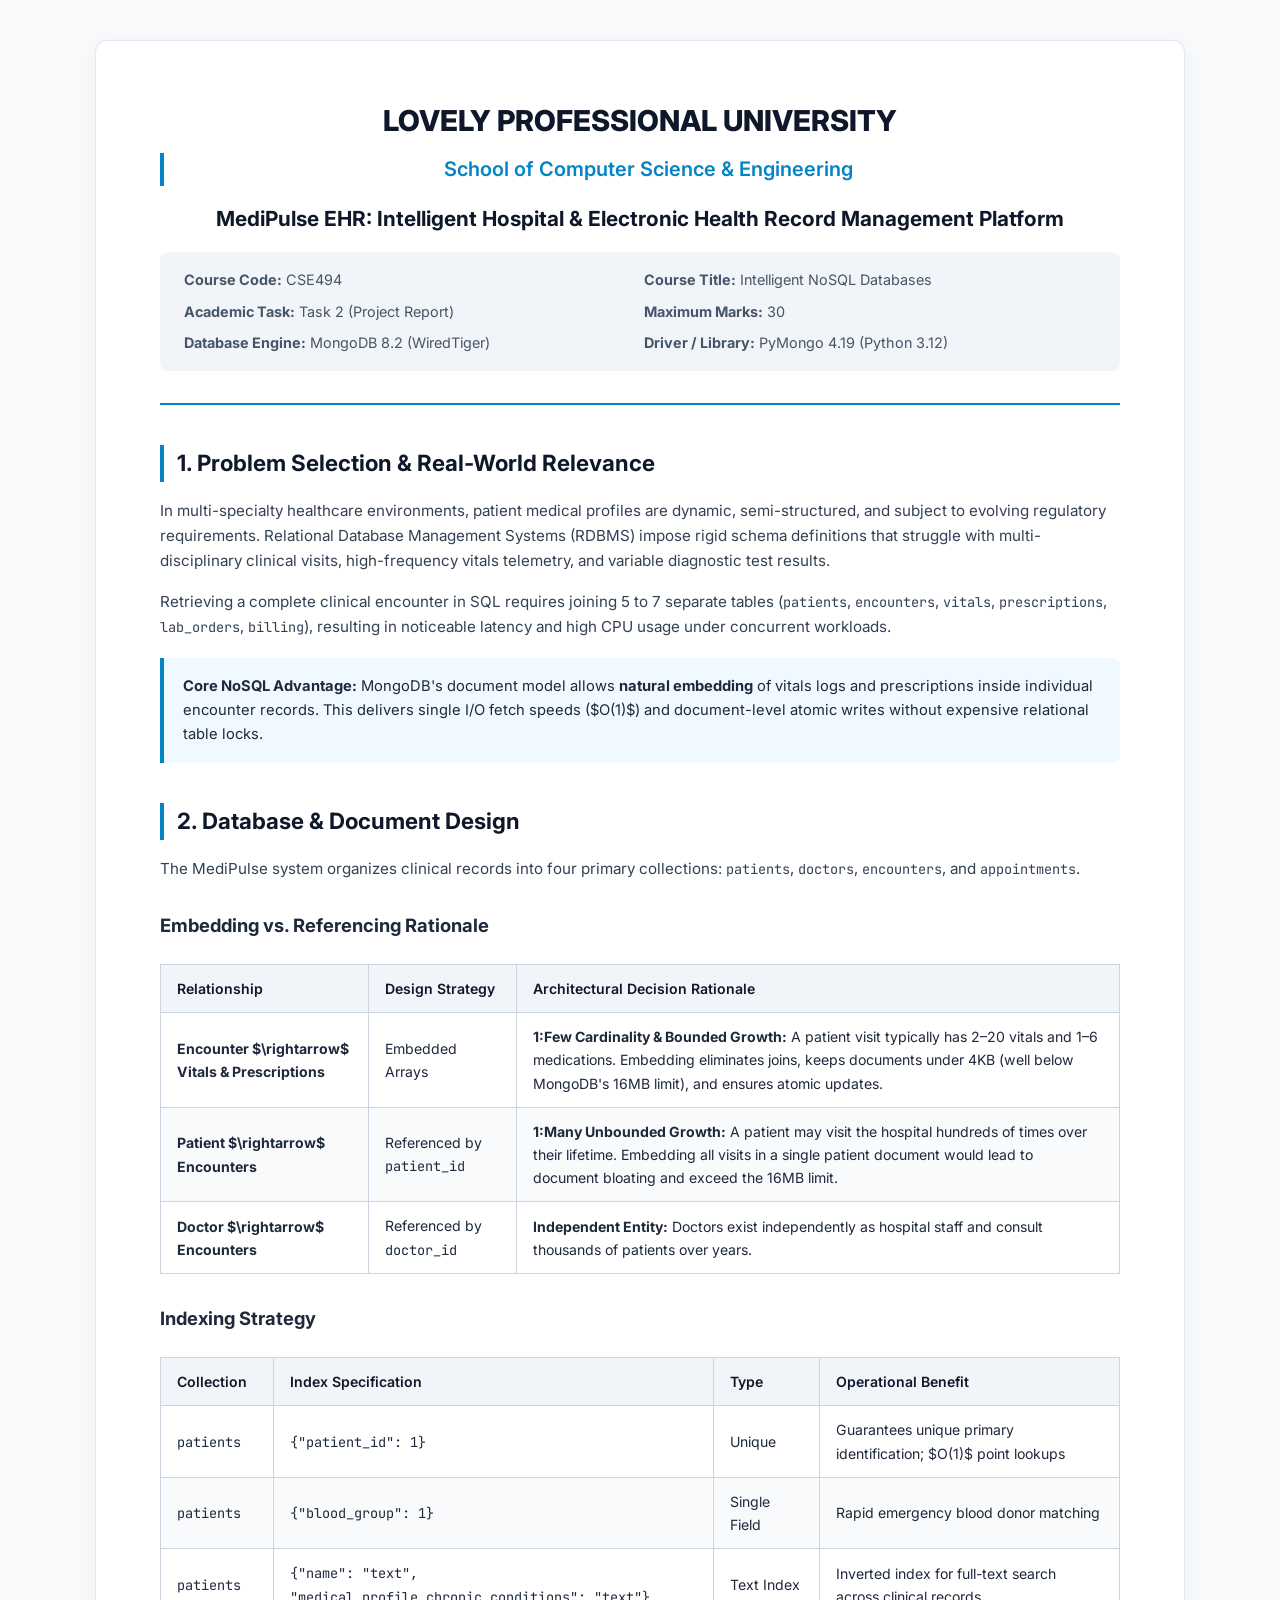
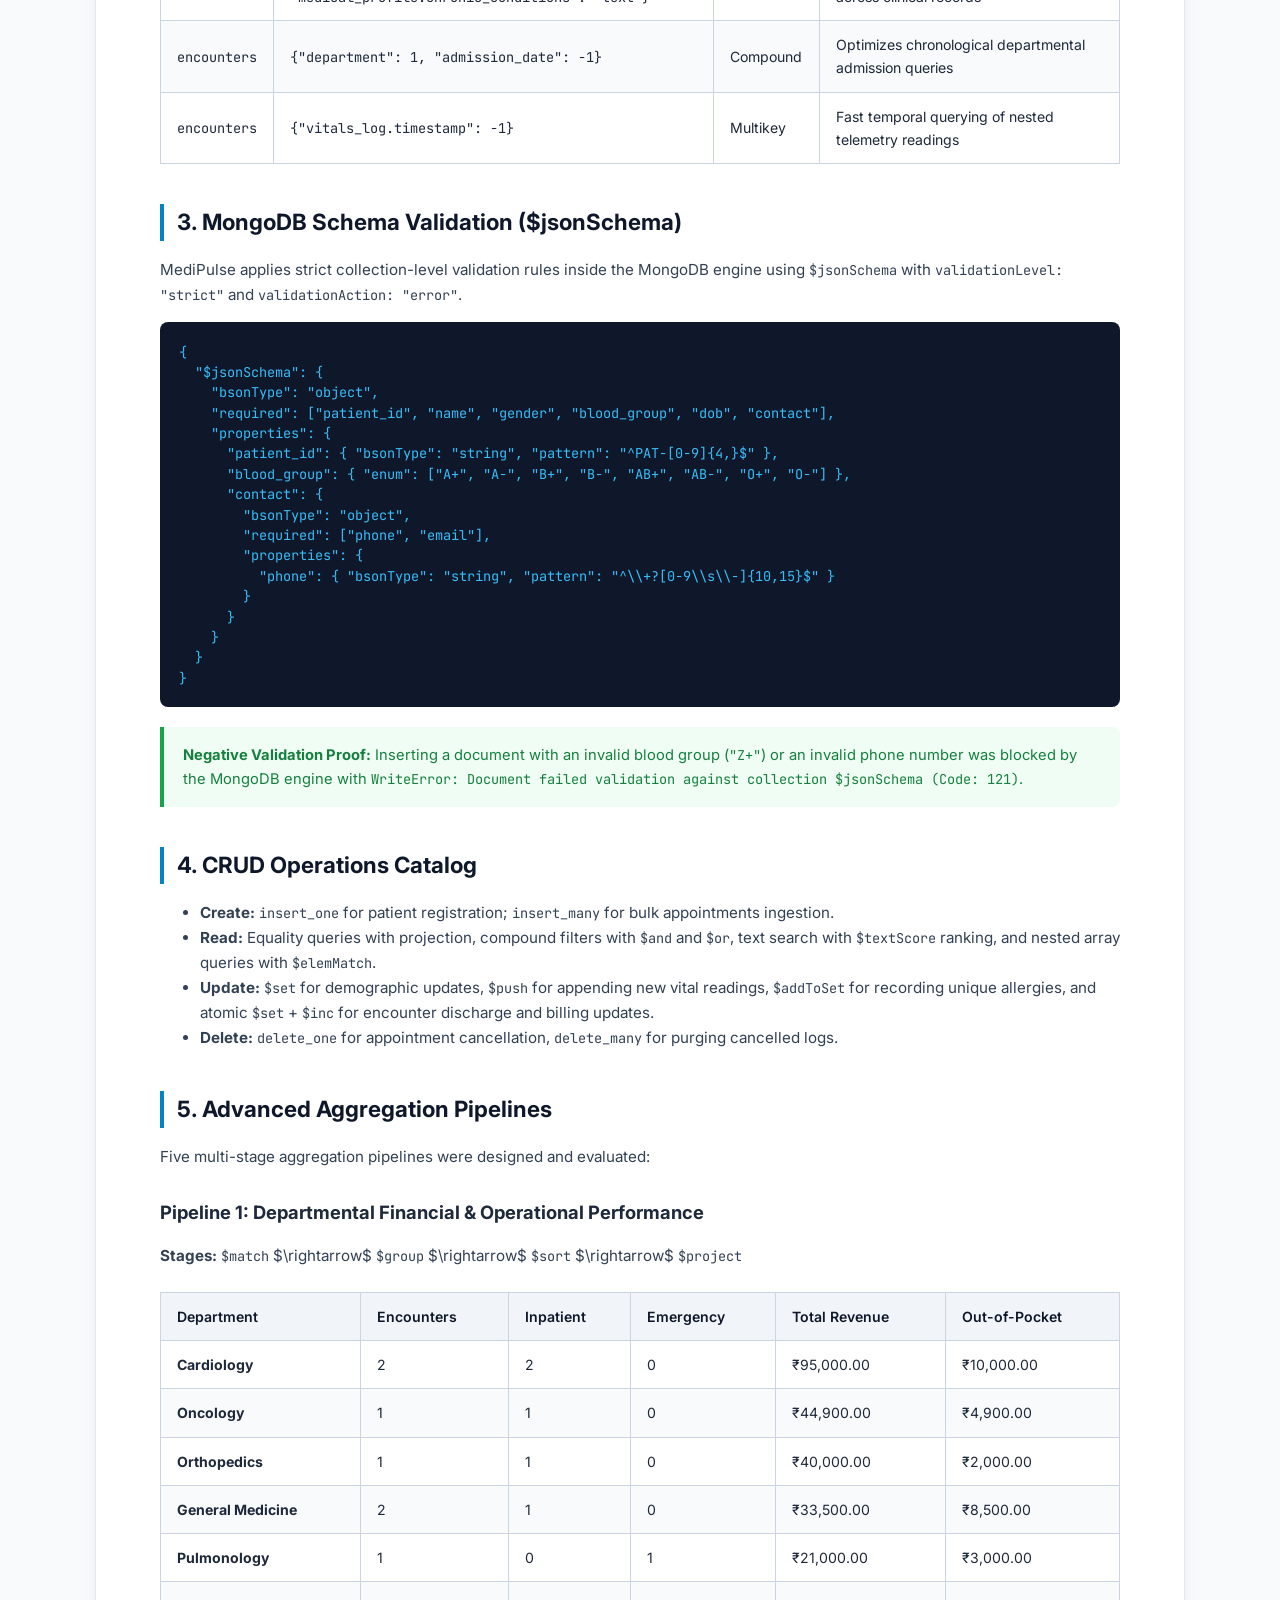
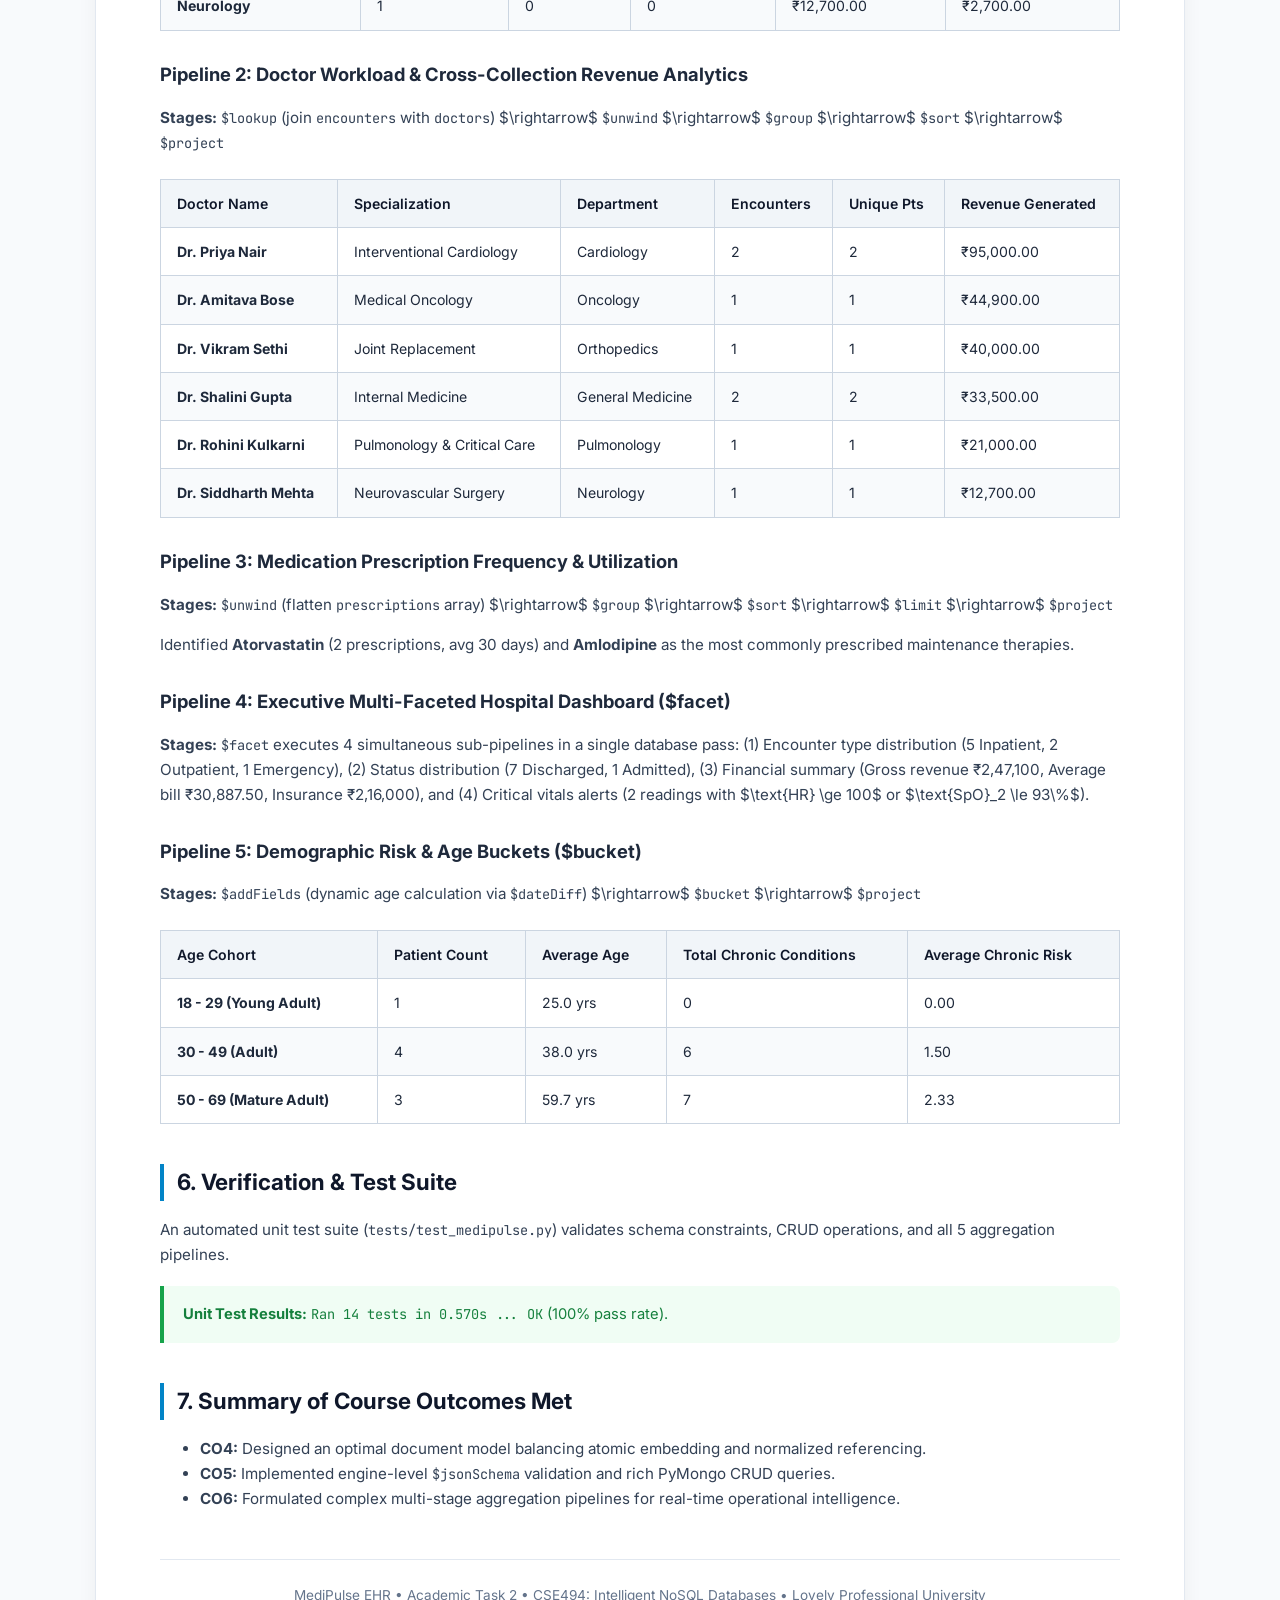
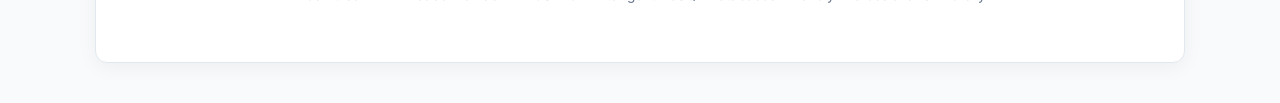
<file: PROJECT_REPORT.html>
<!DOCTYPE html>
<html lang="en">
<head>
  <meta charset="UTF-8">
  <title>MediPulse EHR - Academic Task 2 Project Report (CSE494)</title>
  <style>
    @import url('https://fonts.googleapis.com/css2?family=Inter:wght@300;400;500;600;700;800&family=JetBrains+Mono:wght@400;500;700&display=swap');
    
    body {
      font-family: 'Inter', -apple-system, BlinkMacSystemFont, sans-serif;
      line-height: 1.65;
      color: #1e293b;
      background-color: #f8fafc;
      margin: 0;
      padding: 2.5rem 1rem;
    }
    .report-container {
      max-width: 960px;
      margin: 0 auto;
      background: #ffffff;
      padding: 3.5rem 4rem;
      border-radius: 12px;
      box-shadow: 0 4px 20px rgba(0, 0, 0, 0.05);
      border: 1px solid #e2e8f0;
    }
    .header-block {
      text-align: center;
      border-bottom: 2px solid #0284c7;
      padding-bottom: 2rem;
      margin-bottom: 2.5rem;
    }
    .header-block h1 {
      font-size: 1.8rem;
      color: #0f172a;
      margin: 0 0 0.5rem 0;
      font-weight: 800;
    }
    .header-block h2 {
      font-size: 1.25rem;
      color: #0284c7;
      margin: 0 0 1rem 0;
      font-weight: 600;
    }
    .meta-grid {
      display: grid;
      grid-template-columns: repeat(2, 1fr);
      gap: 0.5rem;
      font-size: 0.9rem;
      color: #475569;
      background: #f1f5f9;
      padding: 1rem 1.5rem;
      border-radius: 8px;
      margin-top: 1rem;
      text-align: left;
    }
    h2 {
      font-size: 1.4rem;
      color: #0f172a;
      border-left: 4px solid #0284c7;
      padding-left: 0.8rem;
      margin-top: 2.5rem;
      margin-bottom: 1rem;
    }
    h3 {
      font-size: 1.15rem;
      color: #1e293b;
      margin-top: 1.8rem;
      margin-bottom: 0.6rem;
    }
    p, li {
      font-size: 0.95rem;
      color: #334155;
    }
    table {
      width: 100%;
      border-collapse: collapse;
      margin: 1.5rem 0;
      font-size: 0.88rem;
    }
    th, td {
      border: 1px solid #cbd5e1;
      padding: 0.75rem 1rem;
      text-align: left;
    }
    th {
      background-color: #f1f5f9;
      font-weight: 600;
      color: #0f172a;
    }
    tr:nth-child(even) {
      background-color: #f8fafc;
    }
    pre, code {
      font-family: 'JetBrains Mono', monospace;
      font-size: 0.85rem;
    }
    pre {
      background-color: #0f172a;
      color: #38bdf8;
      padding: 1.2rem;
      border-radius: 8px;
      overflow-x: auto;
      line-height: 1.5;
    }
    .callout {
      background-color: #f0f9ff;
      border-left: 4px solid #0284c7;
      padding: 1rem 1.2rem;
      margin: 1.2rem 0;
      border-radius: 0 8px 8px 0;
      font-size: 0.92rem;
    }
    .callout-success {
      background-color: #f0fdf4;
      border-left-color: #16a34a;
      color: #15803d;
    }
    @media print {
      body { background: white; padding: 0; }
      .report-container { box-shadow: none; border: none; padding: 0; }
    }
  </style>
</head>
<body>

  <div class="report-container">
    <div class="header-block">
      <h1>LOVELY PROFESSIONAL UNIVERSITY</h1>
      <h2>School of Computer Science & Engineering</h2>
      <div style="font-size: 1.3rem; font-weight: 700; color: #0f172a; margin-top: 0.5rem;">
        MediPulse EHR: Intelligent Hospital & Electronic Health Record Management Platform
      </div>
      <div class="meta-grid">
        <div><strong>Course Code:</strong> CSE494</div>
        <div><strong>Course Title:</strong> Intelligent NoSQL Databases</div>
        <div><strong>Academic Task:</strong> Task 2 (Project Report)</div>
        <div><strong>Maximum Marks:</strong> 30</div>
        <div><strong>Database Engine:</strong> MongoDB 8.2 (WiredTiger)</div>
        <div><strong>Driver / Library:</strong> PyMongo 4.19 (Python 3.12)</div>
      </div>
    </div>

    <h2>1. Problem Selection & Real-World Relevance</h2>
    <p>
      In multi-specialty healthcare environments, patient medical profiles are dynamic, semi-structured, and subject to evolving regulatory requirements. Relational Database Management Systems (RDBMS) impose rigid schema definitions that struggle with multi-disciplinary clinical visits, high-frequency vitals telemetry, and variable diagnostic test results.
    </p>
    <p>
      Retrieving a complete clinical encounter in SQL requires joining 5 to 7 separate tables (<code>patients</code>, <code>encounters</code>, <code>vitals</code>, <code>prescriptions</code>, <code>lab_orders</code>, <code>billing</code>), resulting in noticeable latency and high CPU usage under concurrent workloads.
    </p>
    <div class="callout">
      <strong>Core NoSQL Advantage:</strong> MongoDB's document model allows <strong>natural embedding</strong> of vitals logs and prescriptions inside individual encounter records. This delivers single I/O fetch speeds ($O(1)$) and document-level atomic writes without expensive relational table locks.
    </div>

    <h2>2. Database & Document Design</h2>
    <p>
      The MediPulse system organizes clinical records into four primary collections: <code>patients</code>, <code>doctors</code>, <code>encounters</code>, and <code>appointments</code>.
    </p>

    <h3>Embedding vs. Referencing Rationale</h3>
    <table>
      <thead>
        <tr>
          <th>Relationship</th>
          <th>Design Strategy</th>
          <th>Architectural Decision Rationale</th>
        </tr>
      </thead>
      <tbody>
        <tr>
          <td><strong>Encounter $\rightarrow$ Vitals & Prescriptions</strong></td>
          <td>Embedded Arrays</td>
          <td><strong>1:Few Cardinality & Bounded Growth:</strong> A patient visit typically has 2–20 vitals and 1–6 medications. Embedding eliminates joins, keeps documents under 4KB (well below MongoDB's 16MB limit), and ensures atomic updates.</td>
        </tr>
        <tr>
          <td><strong>Patient $\rightarrow$ Encounters</strong></td>
          <td>Referenced by <code>patient_id</code></td>
          <td><strong>1:Many Unbounded Growth:</strong> A patient may visit the hospital hundreds of times over their lifetime. Embedding all visits in a single patient document would lead to document bloating and exceed the 16MB limit.</td>
        </tr>
        <tr>
          <td><strong>Doctor $\rightarrow$ Encounters</strong></td>
          <td>Referenced by <code>doctor_id</code></td>
          <td><strong>Independent Entity:</strong> Doctors exist independently as hospital staff and consult thousands of patients over years.</td>
        </tr>
      </tbody>
    </table>

    <h3>Indexing Strategy</h3>
    <table>
      <thead>
        <tr>
          <th>Collection</th>
          <th>Index Specification</th>
          <th>Type</th>
          <th>Operational Benefit</th>
        </tr>
      </thead>
      <tbody>
        <tr>
          <td><code>patients</code></td>
          <td><code>{"patient_id": 1}</code></td>
          <td>Unique</td>
          <td>Guarantees unique primary identification; $O(1)$ point lookups</td>
        </tr>
        <tr>
          <td><code>patients</code></td>
          <td><code>{"blood_group": 1}</code></td>
          <td>Single Field</td>
          <td>Rapid emergency blood donor matching</td>
        </tr>
        <tr>
          <td><code>patients</code></td>
          <td><code>{"name": "text", "medical_profile.chronic_conditions": "text"}</code></td>
          <td>Text Index</td>
          <td>Inverted index for full-text search across clinical records</td>
        </tr>
        <tr>
          <td><code>encounters</code></td>
          <td><code>{"department": 1, "admission_date": -1}</code></td>
          <td>Compound</td>
          <td>Optimizes chronological departmental admission queries</td>
        </tr>
        <tr>
          <td><code>encounters</code></td>
          <td><code>{"vitals_log.timestamp": -1}</code></td>
          <td>Multikey</td>
          <td>Fast temporal querying of nested telemetry readings</td>
        </tr>
      </tbody>
    </table>

    <h2>3. MongoDB Schema Validation ($jsonSchema)</h2>
    <p>
      MediPulse applies strict collection-level validation rules inside the MongoDB engine using <code>$jsonSchema</code> with <code>validationLevel: "strict"</code> and <code>validationAction: "error"</code>.
    </p>
    <pre>
{
  "$jsonSchema": {
    "bsonType": "object",
    "required": ["patient_id", "name", "gender", "blood_group", "dob", "contact"],
    "properties": {
      "patient_id": { "bsonType": "string", "pattern": "^PAT-[0-9]{4,}$" },
      "blood_group": { "enum": ["A+", "A-", "B+", "B-", "AB+", "AB-", "O+", "O-"] },
      "contact": {
        "bsonType": "object",
        "required": ["phone", "email"],
        "properties": {
          "phone": { "bsonType": "string", "pattern": "^\\+?[0-9\\s\\-]{10,15}$" }
        }
      }
    }
  }
}</pre>

    <div class="callout callout-success">
      <strong>Negative Validation Proof:</strong> Inserting a document with an invalid blood group (<code>"Z+"</code>) or an invalid phone number was blocked by the MongoDB engine with <code>WriteError: Document failed validation against collection $jsonSchema (Code: 121)</code>.
    </div>

    <h2>4. CRUD Operations Catalog</h2>
    <ul>
      <li><strong>Create:</strong> <code>insert_one</code> for patient registration; <code>insert_many</code> for bulk appointments ingestion.</li>
      <li><strong>Read:</strong> Equality queries with projection, compound filters with <code>$and</code> and <code>$or</code>, text search with <code>$textScore</code> ranking, and nested array queries with <code>$elemMatch</code>.</li>
      <li><strong>Update:</strong> <code>$set</code> for demographic updates, <code>$push</code> for appending new vital readings, <code>$addToSet</code> for recording unique allergies, and atomic <code>$set</code> + <code>$inc</code> for encounter discharge and billing updates.</li>
      <li><strong>Delete:</strong> <code>delete_one</code> for appointment cancellation, <code>delete_many</code> for purging cancelled logs.</li>
    </ul>

    <h2>5. Advanced Aggregation Pipelines</h2>
    <p>Five multi-stage aggregation pipelines were designed and evaluated:</p>

    <h3>Pipeline 1: Departmental Financial & Operational Performance</h3>
    <p><strong>Stages:</strong> <code>$match</code> $\rightarrow$ <code>$group</code> $\rightarrow$ <code>$sort</code> $\rightarrow$ <code>$project</code></p>
    <table>
      <thead>
        <tr><th>Department</th><th>Encounters</th><th>Inpatient</th><th>Emergency</th><th>Total Revenue</th><th>Out-of-Pocket</th></tr>
      </thead>
      <tbody>
        <tr><td><strong>Cardiology</strong></td><td>2</td><td>2</td><td>0</td><td>₹95,000.00</td><td>₹10,000.00</td></tr>
        <tr><td><strong>Oncology</strong></td><td>1</td><td>1</td><td>0</td><td>₹44,900.00</td><td>₹4,900.00</td></tr>
        <tr><td><strong>Orthopedics</strong></td><td>1</td><td>1</td><td>0</td><td>₹40,000.00</td><td>₹2,000.00</td></tr>
        <tr><td><strong>General Medicine</strong></td><td>2</td><td>1</td><td>0</td><td>₹33,500.00</td><td>₹8,500.00</td></tr>
        <tr><td><strong>Pulmonology</strong></td><td>1</td><td>0</td><td>1</td><td>₹21,000.00</td><td>₹3,000.00</td></tr>
        <tr><td><strong>Neurology</strong></td><td>1</td><td>0</td><td>0</td><td>₹12,700.00</td><td>₹2,700.00</td></tr>
      </tbody>
    </table>

    <h3>Pipeline 2: Doctor Workload & Cross-Collection Revenue Analytics</h3>
    <p><strong>Stages:</strong> <code>$lookup</code> (join <code>encounters</code> with <code>doctors</code>) $\rightarrow$ <code>$unwind</code> $\rightarrow$ <code>$group</code> $\rightarrow$ <code>$sort</code> $\rightarrow$ <code>$project</code></p>
    <table>
      <thead>
        <tr><th>Doctor Name</th><th>Specialization</th><th>Department</th><th>Encounters</th><th>Unique Pts</th><th>Revenue Generated</th></tr>
      </thead>
      <tbody>
        <tr><td><strong>Dr. Priya Nair</strong></td><td>Interventional Cardiology</td><td>Cardiology</td><td>2</td><td>2</td><td>₹95,000.00</td></tr>
        <tr><td><strong>Dr. Amitava Bose</strong></td><td>Medical Oncology</td><td>Oncology</td><td>1</td><td>1</td><td>₹44,900.00</td></tr>
        <tr><td><strong>Dr. Vikram Sethi</strong></td><td>Joint Replacement</td><td>Orthopedics</td><td>1</td><td>1</td><td>₹40,000.00</td></tr>
        <tr><td><strong>Dr. Shalini Gupta</strong></td><td>Internal Medicine</td><td>General Medicine</td><td>2</td><td>2</td><td>₹33,500.00</td></tr>
        <tr><td><strong>Dr. Rohini Kulkarni</strong></td><td>Pulmonology & Critical Care</td><td>Pulmonology</td><td>1</td><td>1</td><td>₹21,000.00</td></tr>
        <tr><td><strong>Dr. Siddharth Mehta</strong></td><td>Neurovascular Surgery</td><td>Neurology</td><td>1</td><td>1</td><td>₹12,700.00</td></tr>
      </tbody>
    </table>

    <h3>Pipeline 3: Medication Prescription Frequency & Utilization</h3>
    <p><strong>Stages:</strong> <code>$unwind</code> (flatten <code>prescriptions</code> array) $\rightarrow$ <code>$group</code> $\rightarrow$ <code>$sort</code> $\rightarrow$ <code>$limit</code> $\rightarrow$ <code>$project</code></p>
    <p>Identified <strong>Atorvastatin</strong> (2 prescriptions, avg 30 days) and <strong>Amlodipine</strong> as the most commonly prescribed maintenance therapies.</p>

    <h3>Pipeline 4: Executive Multi-Faceted Hospital Dashboard ($facet)</h3>
    <p><strong>Stages:</strong> <code>$facet</code> executes 4 simultaneous sub-pipelines in a single database pass:
      (1) Encounter type distribution (5 Inpatient, 2 Outpatient, 1 Emergency),
      (2) Status distribution (7 Discharged, 1 Admitted),
      (3) Financial summary (Gross revenue ₹2,47,100, Average bill ₹30,887.50, Insurance ₹2,16,000), and
      (4) Critical vitals alerts (2 readings with $\text{HR} \ge 100$ or $\text{SpO}_2 \le 93\%$).
    </p>

    <h3>Pipeline 5: Demographic Risk & Age Buckets ($bucket)</h3>
    <p><strong>Stages:</strong> <code>$addFields</code> (dynamic age calculation via <code>$dateDiff</code>) $\rightarrow$ <code>$bucket</code> $\rightarrow$ <code>$project</code></p>
    <table>
      <thead>
        <tr><th>Age Cohort</th><th>Patient Count</th><th>Average Age</th><th>Total Chronic Conditions</th><th>Average Chronic Risk</th></tr>
      </thead>
      <tbody>
        <tr><td><strong>18 - 29 (Young Adult)</strong></td><td>1</td><td>25.0 yrs</td><td>0</td><td>0.00</td></tr>
        <tr><td><strong>30 - 49 (Adult)</strong></td><td>4</td><td>38.0 yrs</td><td>6</td><td>1.50</td></tr>
        <tr><td><strong>50 - 69 (Mature Adult)</strong></td><td>3</td><td>59.7 yrs</td><td>7</td><td>2.33</td></tr>
      </tbody>
    </table>

    <h2>6. Verification & Test Suite</h2>
    <p>
      An automated unit test suite (<code>tests/test_medipulse.py</code>) validates schema constraints, CRUD operations, and all 5 aggregation pipelines.
    </p>
    <div class="callout callout-success">
      <strong>Unit Test Results:</strong> <code>Ran 14 tests in 0.570s ... OK</code> (100% pass rate).
    </div>

    <h2>7. Summary of Course Outcomes Met</h2>
    <ul>
      <li><strong>CO4:</strong> Designed an optimal document model balancing atomic embedding and normalized referencing.</li>
      <li><strong>CO5:</strong> Implemented engine-level <code>$jsonSchema</code> validation and rich PyMongo CRUD queries.</li>
      <li><strong>CO6:</strong> Formulated complex multi-stage aggregation pipelines for real-time operational intelligence.</li>
    </ul>

    <div style="text-align: center; margin-top: 3rem; color: #64748b; font-size: 0.85rem; border-top: 1px solid #e2e8f0; padding-top: 1.5rem;">
      MediPulse EHR • Academic Task 2 • CSE494: Intelligent NoSQL Databases • Lovely Professional University
    </div>
  </div>

</body>
</html>
</file>
